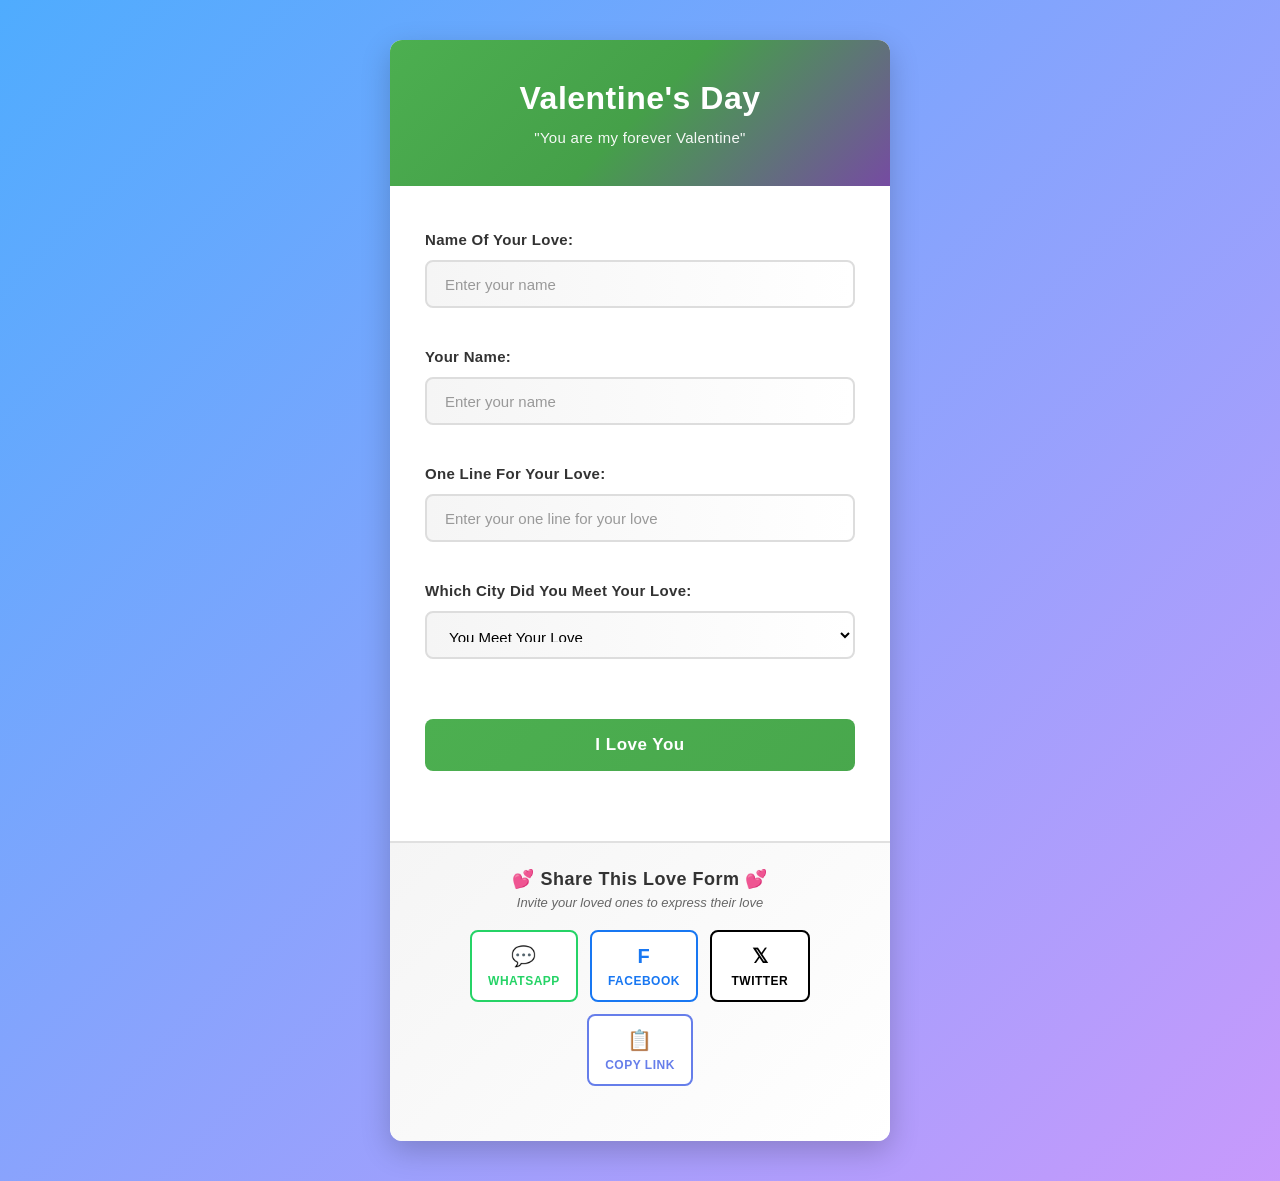
<file: index.html>
<!DOCTYPE html>
<html lang="en">
<head>
    <meta charset="UTF-8">
    <meta name="viewport" content="width=device-width, initial-scale=1.0, maximum-scale=5.0, user-scalable=yes">
    <meta name="apple-mobile-web-app-capable" content="yes">
    <meta name="apple-mobile-web-app-status-bar-style" content="black-translucent">
    <meta name="theme-color" content="#667eea">
    <title>Valentine's Day Love Form</title>

    <link rel="stylesheet" href="form.css">

</head>
<body>
    <div class="card">
        <div class="card-header">
            <h1>Valentine's Day</h1>
            <p>"You are my forever Valentine"</p>
        </div>
        <form class="card-body" id="loveForm" onsubmit="handleSubmit(event)">
            <div class="form-group">
                <label for="name">Name Of Your Love:</label>
                <input type="text" id="name" placeholder="Enter your name" required>
            </div>

            <div class="form-group">
                <label for="email">Your Name:</label>
                <input type="text" id="email" placeholder="Enter your name" required>
            </div>

            <div class="form-group">
                <label for="number">One Line For Your Love:</label>
                <input type="text" id="number" placeholder="Enter your one line for your love" required>
            </div>

            <div class="form-group">
                <label for="city">Which City Did You Meet Your Love:</label>
                <select id="city" required>
                    <option value="">You Meet Your Love</option>
                    <option value="Pune">Pune</option>
                    <option value="Mumbai">Mumbai</option>
                    <option value="Nashik">Nashik</option>
                    <option value="Dhule">Dhule</option>
                    <option value="Amravati">Amravati</option>
                </select>
            </div>

            <button type="submit" class="btn-submit">I Love You</button>
        </form>
        
        <div class="share-section">
            <p class="share-title">💕 Share This Love Form 💕</p>
            <p class="share-subtitle">Invite your loved ones to express their love</p>
            <div class="share-buttons">
                <button class="share-btn whatsapp" onclick="shareOnWhatsApp()" title="Share on WhatsApp">
                    <span class="share-icon">💬</span>
                    <span class="share-text">WhatsApp</span>
                </button>
                <button class="share-btn facebook" onclick="shareOnFacebook()" title="Share on Facebook">
                    <span class="share-icon">f</span>
                    <span class="share-text">Facebook</span>
                </button>
                <button class="share-btn twitter" onclick="shareOnTwitter()" title="Share on Twitter">
                    <span class="share-icon">𝕏</span>
                    <span class="share-text">Twitter</span>
                </button>
                <button class="share-btn copy" onclick="copyLink()" title="Copy Link">
                    <span class="share-icon">📋</span>
                    <span class="share-text">Copy Link</span>
                </button>
            </div>
            <div id="copyNotification" class="copy-notification">Link copied to clipboard! ✓</div>
        </div>
    </div>

<script src="form.js"></script>
<script>
    // Get the current page URL
    const pageUrl = window.location.href;
    const pageTitle = 'Valentine\'s Day Love Form - Express Your Love! 💕';
    const pageDescription = 'Share your beautiful love story. Fill out this form and celebrate your love on Valentine\'s Day!';

    // Share on WhatsApp
    function shareOnWhatsApp() {
        const message = encodeURIComponent(`🌹 Hey! Check out this beautiful Valentine's Day Love Form:\n\n${pageTitle}\n\n${pageUrl}\n\nLet's express our love together! 💕`);
        window.open(`https://wa.me/?text=${message}`, '_blank');
    }

    // Share on Facebook
    function shareOnFacebook() {
        const facebookShareUrl = `https://www.facebook.com/sharer/sharer.php?u=${encodeURIComponent(pageUrl)}&quote=${encodeURIComponent(pageTitle)}`;
        window.open(facebookShareUrl, '_blank', 'width=600,height=400');
    }

    // Share on Twitter
    function shareOnTwitter() {
        const twitterText = encodeURIComponent(`${pageTitle}\n${pageUrl}\n#ValentinesDay #Love #2026`);
        window.open(`https://twitter.com/intent/tweet?text=${twitterText}`, '_blank', 'width=600,height=400');
    }

    // Copy link to clipboard
    function copyLink() {
        const textArea = document.createElement('textarea');
        textArea.value = pageUrl;
        document.body.appendChild(textArea);
        textArea.select();
        document.execCommand('copy');
        document.body.removeChild(textArea);

        // Show notification
        const notification = document.getElementById('copyNotification');
        notification.classList.add('show');
        setTimeout(() => {
            notification.classList.remove('show');
        }, 3000);
    }

    function handleSubmit(event) {
        event.preventDefault();

        // Get form values
        const loveNameOf = document.getElementById('name').value;
        const yourName = document.getElementById('email').value;
        const lineForLove = document.getElementById('number').value;
        const meetingCity = document.getElementById('city').value;

        // Store in localStorage
        localStorage.setItem('loveNameOf', loveNameOf);
        localStorage.setItem('yourName', yourName);
        localStorage.setItem('lineForLove', lineForLove);
        localStorage.setItem('meetingCity', meetingCity);

        // Redirect to success page
        window.location.href = 'success.html';
    }
</script>
</body>
</html>
</file>
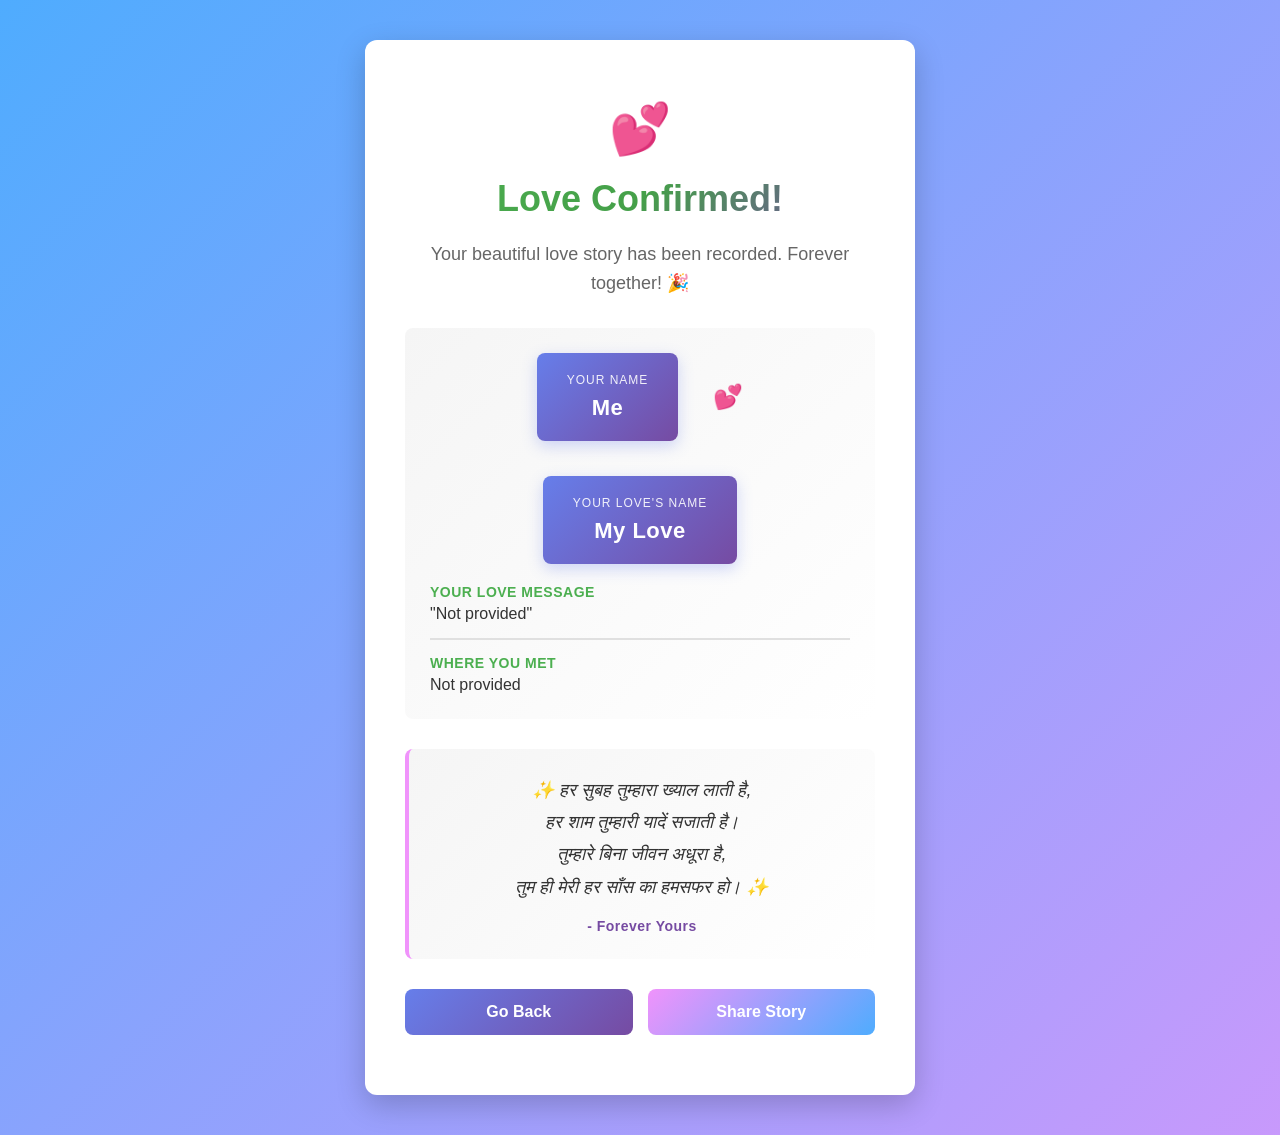
<file: success.html>
<!DOCTYPE html>
<html lang="en">
<head>
    <meta charset="UTF-8">
    <meta name="viewport" content="width=device-width, initial-scale=1.0, maximum-scale=5.0, user-scalable=yes">
    <meta name="apple-mobile-web-app-capable" content="yes">
    <meta name="apple-mobile-web-app-status-bar-style" content="black-translucent">
    <meta name="theme-color" content="#667eea">
    <title>Love Confirmation - Valentine's Day</title>
    <link rel="stylesheet" href="form.css">
    <style>
        .success-card {
            background: white;
            border-radius: 12px;
            box-shadow: 0 10px 30px rgba(0, 0, 0, 0.2);
            overflow: hidden;
            max-width: 500px;
            width: 100%;
            animation: slideIn 0.3s ease-out, cardGlow 4s ease-in-out infinite;
            text-align: center;
            padding: 60px 40px;
        }

        .success-header {
            font-size: 48px;
            margin-bottom: 20px;
            animation: heartbeat 1.5s ease-in-out infinite;
        }

        @keyframes heartbeat {
            0%, 100% {
                transform: scale(1);
            }
            50% {
                transform: scale(1.1);
            }
        }

        .success-title {
            background: linear-gradient(135deg, #4CAF50 0%, #45a049 50%, #764ba2 100%);
            -webkit-background-clip: text;
            -webkit-text-fill-color: transparent;
            background-clip: text;
            font-size: 36px;
            font-weight: 700;
            margin-bottom: 20px;
            animation: headerColor 6s ease-in-out infinite;
        }

        .success-message {
            font-size: 18px;
            color: #666;
            margin-bottom: 15px;
            line-height: 1.6;
        }

        .submitted-data {
            background: linear-gradient(135deg, #f5f5f5, #fff);
            border-radius: 8px;
            padding: 25px;
            margin: 30px 0;
            text-align: left;
        }

        .data-item {
            margin-bottom: 15px;
            padding-bottom: 15px;
            border-bottom: 2px solid #e0e0e0;
        }

        .data-item:last-child {
            border-bottom: none;
            margin-bottom: 0;
            padding-bottom: 0;
        }

        .data-label {
            font-weight: 600;
            color: #4CAF50;
            font-size: 14px;
            text-transform: uppercase;
            letter-spacing: 0.5px;
            margin-bottom: 5px;
        }

        .data-value {
            color: #333;
            font-size: 16px;
            word-break: break-word;
        }

        .names-container {
            display: flex;
            justify-content: center;
            align-items: center;
            gap: 30px;
            margin-bottom: 20px;
            flex-wrap: wrap;
        }

        .name-box {
            background: linear-gradient(135deg, #667eea 0%, #764ba2 100%);
            color: white;
            padding: 20px 30px;
            border-radius: 8px;
            text-align: center;
            min-width: 120px;
            box-shadow: 0 5px 15px rgba(102, 126, 234, 0.3);
        }

        .name-label {
            font-size: 12px;
            text-transform: uppercase;
            letter-spacing: 1px;
            opacity: 0.9;
            margin-bottom: 8px;
        }

        .name-value {
            font-size: 22px;
            font-weight: 700;
            letter-spacing: 0.5px;
        }

        .heart-divider {
            font-size: 24px;
            animation: heartbeat 1.5s ease-in-out infinite;
        }

        .shayri-section {
            background: linear-gradient(135deg, #f5f5f5, #fff);
            border-left: 4px solid #f093fb;
            border-radius: 8px;
            padding: 25px;
            margin: 30px 0;
            text-align: center;
            font-style: italic;
        }

        .shayri-text {
            color: #333;
            font-size: 18px;
            line-height: 1.8;
            margin-bottom: 15px;
            font-weight: 500;
        }

        .shayri-author {
            color: #764ba2;
            font-size: 14px;
            font-style: normal;
            font-weight: 600;
            letter-spacing: 0.5px;
        }

        .action-buttons {
            display: flex;
            gap: 15px;
            margin-top: 30px;
        }

        .btn {
            flex: 1;
            padding: 14px;
            border: none;
            border-radius: 8px;
            font-size: 16px;
            font-weight: 600;
            cursor: pointer;
            transition: all 0.3s ease;
            text-decoration: none;
            display: inline-block;
        }

        .btn-back {
            background: linear-gradient(135deg, #667eea 0%, #764ba2 100%);
            color: white;
        }

        .btn-back:hover {
            transform: translateY(-3px);
            box-shadow: 0 8px 20px rgba(102, 126, 234, 0.5);
        }

        .btn-share {
            background: linear-gradient(135deg, #f093fb 0%, #4facfe 100%);
            color: white;
        }

        .btn-share:hover {
            transform: translateY(-3px);
            box-shadow: 0 8px 20px rgba(240, 147, 251, 0.5);
        }

        .confetti {
            position: fixed;
            width: 10px;
            height: 10px;
            background: #f093fb;
            pointer-events: none;
            animation: fall linear forwards;
        }

        @keyframes fall {
            to {
                transform: translateY(100vh) rotate(360deg);
                opacity: 0;
            }
        }

        /* Responsive Design for Success Page */

        /* Extra Small (320px - 480px) */
        @media (max-width: 480px) {
            body {
                padding: 15px 10px;
            }

            .success-card {
                padding: 40px 20px;
                border-radius: 8px;
            }

            .success-header {
                font-size: 42px;
                margin-bottom: 15px;
            }

            .success-title {
                font-size: 28px;
                margin-bottom: 12px;
            }

            .success-message {
                font-size: 15px;
                margin-bottom: 12px;
            }

            .submitted-data {
                padding: 20px;
                margin: 20px 0;
            }

            .names-container {
                gap: 15px;
                margin-bottom: 15px;
            }

            .name-box {
                padding: 15px 18px;
                min-width: 80px;
            }

            .name-label {
                font-size: 10px;
            }

            .name-value {
                font-size: 16px;
            }

            .shayri-section {
                padding: 18px;
                margin: 20px 0;
            }

            .shayri-text {
                font-size: 14px;
                line-height: 1.5;
            }

            .shayri-author {
                font-size: 12px;
            }

            .action-buttons {
                flex-direction: column;
                gap: 10px;
                margin-top: 20px;
            }

            .btn {
                padding: 12px;
                font-size: 14px;
            }
        }

        /* Small (481px - 768px) */
        @media (max-width: 768px) and (min-width: 481px) {
            body {
                padding: 20px 15px;
            }

            .success-card {
                padding: 50px 30px;
                border-radius: 10px;
                max-width: 100%;
            }

            .success-header {
                font-size: 46px;
                margin-bottom: 18px;
            }

            .success-title {
                font-size: 32px;
                margin-bottom: 15px;
            }

            .success-message {
                font-size: 16px;
                margin-bottom: 15px;
            }

            .submitted-data {
                padding: 22px;
                margin: 25px 0;
            }

            .names-container {
                gap: 20px;
                margin-bottom: 18px;
            }

            .name-box {
                padding: 17px 25px;
            }

            .name-value {
                font-size: 19px;
            }

            .shayri-section {
                padding: 22px;
                margin: 25px 0;
            }

            .shayri-text {
                font-size: 16px;
                line-height: 1.6;
            }

            .action-buttons {
                flex-direction: column;
                gap: 12px;
                margin-top: 22px;
            }

            .btn {
                padding: 13px;
                font-size: 15px;
            }
        }

        /* Tablet (769px - 1024px) */
        @media (min-width: 769px) and (max-width: 1024px) {
            body {
                padding: 30px 20px;
            }

            .success-card {
                padding: 55px 35px;
                max-width: 520px;
            }

            .success-header {
                font-size: 48px;
            }

            .success-title {
                font-size: 34px;
            }

            .names-container {
                gap: 30px;
            }

            .name-box {
                padding: 20px 30px;
            }

            .name-value {
                font-size: 22px;
            }

            .shayri-text {
                font-size: 17px;
            }

            .action-buttons {
                gap: 15px;
            }
        }

        /* Desktop (1025px - 1440px) */
        @media (min-width: 1025px) and (max-width: 1440px) {
            body {
                padding: 40px 20px;
            }

            .success-card {
                padding: 60px 40px;
                max-width: 550px;
            }

            .success-header {
                font-size: 50px;
            }

            .success-title {
                font-size: 36px;
            }

            .names-container {
                gap: 35px;
            }

            .shayri-text {
                font-size: 18px;
            }
        }

        /* Large Desktop (1441px and above) */
        @media (min-width: 1441px) {
            .success-card {
                padding: 65px 45px;
                max-width: 600px;
            }

            .success-header {
                font-size: 52px;
            }

            .success-title {
                font-size: 40px;
            }

            .card-body {
                padding: 50px 40px;
                gap: 25px;
            }

            .names-container {
                gap: 40px;
            }

            .name-box {
                padding: 22px 35px;
            }

            .name-value {
                font-size: 26px;
            }

            .shayri-text {
                font-size: 20px;
            }

            .action-buttons {
                gap: 20px;
            }
        }

        /* Landscape Orientation */
        @media (max-height: 600px) and (orientation: landscape) {
            body {
                min-height: auto;
                padding: 15px 20px;
            }

            .success-card {
                padding: 30px 25px;
            }

            .success-header {
                font-size: 40px;
                margin-bottom: 10px;
            }

            .success-title {
                font-size: 26px;
                margin-bottom: 8px;
            }

            .submitted-data {
                margin: 15px 0;
                padding: 18px;
            }

            .names-container {
                gap: 20px;
                margin-bottom: 12px;
            }

            .shayri-section {
                padding: 18px;
                margin: 15px 0;
            }

            .shayri-text {
                font-size: 14px;
            }

            .action-buttons {
                margin-top: 12px;
                gap: 10px;
            }

            .btn {
                padding: 10px;
                font-size: 14px;
            }
        }

        /* High DPI/Retina Displays */
        @media (-webkit-min-device-pixel-ratio: 2),
               (min-resolution: 192dpi) {
            .success-card {
                box-shadow: 0 10px 30px rgba(0, 0, 0, 0.25);
            }

            .name-box {
                box-shadow: 0 5px 15px rgba(102, 126, 234, 0.35);
            }
        }
    </style>
</head>
<body>
    <div class="success-card">
        <div class="success-header">💕</div>
        <h1 class="success-title">Love Confirmed!</h1>
        <p class="success-message">Your beautiful love story has been recorded. Forever together! 🎉</p>

        <div class="submitted-data" id="submittedData">
            <!-- Data will be populated by JavaScript -->
        </div>

        <div class="shayri-section" id="shayriSection">
            <!-- Shayri will be populated by JavaScript -->
        </div>

        <div class="action-buttons">
            <button class="btn btn-back" onclick="goBack()">Go Back</button>
            <button class="btn btn-share" onclick="shareStory()">Share Story</button>
        </div>
    </div>

    <script>
        // Retrieve and display submitted data
        function displaySubmittedData() {
            const loveNameOf = localStorage.getItem('loveNameOf') || 'My Love';
            const yourName = localStorage.getItem('yourName') || 'Me';
            const lineForLove = localStorage.getItem('lineForLove') || 'Not provided';
            const meetingCity = localStorage.getItem('meetingCity') || 'Not provided';

            const dataContainer = document.getElementById('submittedData');
            dataContainer.innerHTML = `
                <div class="names-container">
                    <div class="name-box">
                        <div class="name-label">Your Name</div>
                        <div class="name-value">${escapeHtml(yourName)}</div>
                    </div>
                    <div class="heart-divider">💕</div>
                    <div class="name-box">
                        <div class="name-label">Your Love's Name</div>
                        <div class="name-value">${escapeHtml(loveNameOf)}</div>
                    </div>
                </div>
                <div class="data-item">
                    <div class="data-label">Your Love Message</div>
                    <div class="data-value">"${escapeHtml(lineForLove)}"</div>
                </div>
                <div class="data-item">
                    <div class="data-label">Where You Met</div>
                    <div class="data-value">${escapeHtml(meetingCity)}</div>
                </div>
            `;
        }

        // Array of beautiful love shayris
        const loveShayris = [
            {
                text: "तुम मेरी सांसों में बसे हो,\nतुम मेरे दिल की धड़कन हो।\nजিंदगी भर तुम्हारे साथ चलूंगा,\nतुम्हारे प्यार में ही मैं खो जाऊंगा।",
                author: "- Love Poetry"
            },
            {
                text: "तुम्हारी हर मुस्कुराहट मेरा फूल है,\nतुम्हारी हर बात मेरा सूल है।\nतुम्हारे बिना रंग है दुनिया रंगहीन,\nतुम हो मेरी सबसे खूबसूरत चीज़।",
                author: "- Heart's Echo"
            },
            {
                text: "जब तुम्हारी आंखों में देखता हूं,\nपूरी दुनिया भूल जाता हूं।\nतुम्हारा साथ, तुम्हारी बातें,\nमेरी हर रात को खूबसूरत बनातें।",
                author: "- Soul's Song"
            },
            {
                text: "तुम न सही फरिश्ता कोई,\nपर तुम मेरे लिए बहुत कुछ हो।\nजीवन की हर परीक्षा में साथ,\nतुम हो मेरे ख़ुदा का अरमान।",
                author: "- Eternal Love"
            },
            {
                text: "तुम्हारी याद में रातें बिताई हैं,\nतुम्हारे नाम की दुआएं सुनाई हैं।\nअब तो तुम मेरी कहानी हो,\nमेरी हर खुशबू, मेरा हर प्यार हो।",
                author: "- Whispers of Heart"
            },
            {
                text: "तुम्हारे हाथ का स्पर्श ही काफी है,\nतुम्हारी मुस्कान पूरी दुनिया है।\nसारी ख़ुशियां तुममें समाई हैं,\nतुम ही मेरी सबसे बड़ी दौलत हो।",
                author: "- Love's Promise"
            },
            {
                text: "हर सुबह तुम्हारा ख्याल लाती है,\nहर शाम तुम्हारी यादें सजाती है।\nतुम्हारे बिना जीवन अधूरा है,\nतुम ही मेरी हर साँस का हमसफर हो।",
                author: "- Forever Yours"
            },
            {
                text: "तुम मेरी खुशियों का कारण हो,\nतुम मेरे दर्द का साथी हो।\nइस ज़िंदगी में तुम्हारे साथ,\nमैं हर पल को खुदा का तोहफा समझता हूँ।",
                author: "- Beloved"
            },
            {
                text: "तुम्हारी बातों में मिठास है,\nतुम्हारे साथ रहना खुशक़िस्मती है।\nप्यार की इस यात्रा में तुम्हारे साथ,\nमैं अपने आप को सबसे अमीर महसूस करता हूँ।",
                author: "- True Love"
            },
            {
                text: "तुम न सिर्फ मेरा प्यार हो,\nतुम मेरा जीवन का सार हो।\nहर पल तुम्हारे साथ गुजारना,\nयही मेरी सबसे बड़ी खुशनसीबी है।",
                author: "- Eternal Bond"
            }
        ];

        // Function to get random shayri
        function getRandomShayri() {
            const randomIndex = Math.floor(Math.random() * loveShayris.length);
            return loveShayris[randomIndex];
        }

        // Display random shayri
        function displayShayri() {
            const shayri = getRandomShayri();
            const shayriSection = document.getElementById('shayriSection');
            shayriSection.innerHTML = `
                <div class="shayri-text">✨ ${shayri.text.replace(/\n/g, '<br>')} ✨</div>
                <div class="shayri-author">${shayri.author}</div>
            `;
        }

        // Escape HTML to prevent XSS
        function escapeHtml(text) {
            const div = document.createElement('div');
            div.textContent = text;
            return div.innerHTML;
        }

        // Go back to form
        function goBack() {
            localStorage.clear();
            window.location.href = 'form.html';
        }

        // Share story
        function shareStory() {
            const loveNameOf = localStorage.getItem('loveNameOf') || 'My Love';
            const yourName = localStorage.getItem('yourName') || 'Me';
            const lineForLove = localStorage.getItem('lineForLove') || 'I love you forever';
            const meetingCity = localStorage.getItem('meetingCity') || 'a beautiful city';

            const message = `💕 ${yourName} loves ${loveNameOf}! 💕\n\n"${lineForLove}"\n\nWe met in ${meetingCity}. 🌹\n\nCheck out our love story!`;

            if (navigator.share) {
                navigator.share({
                    title: 'My Love Story',
                    text: message
                }).catch(err => console.log('Share cancelled'));
            } else {
                alert(message);
            }
        }

        // Create confetti effect
        function createConfetti() {
            const colors = ['#f093fb', '#4facfe', '#4CAF50', '#764ba2'];
            for (let i = 0; i < 50; i++) {
                const confetti = document.createElement('div');
                confetti.className = 'confetti';
                confetti.style.left = Math.random() * 100 + '%';
                confetti.style.backgroundColor = colors[Math.floor(Math.random() * colors.length)];
                confetti.style.animationDuration = (Math.random() * 2 + 2) + 's';
                document.body.appendChild(confetti);

                setTimeout(() => confetti.remove(), 4000);
            }
        }

        // Initialize page
        window.addEventListener('load', () => {
            displaySubmittedData();
            displayShayri();
            createConfetti();
        });
    </script>
</body>
</html>
</file>
<file: form.css>
:root {
  --primary-color: #4CAF50;
  --primary-hover: #45a049;
  --border-color: #ddd;
  --text-color: #333;
  --bg-color: #f5f5f5;
}

* {
  margin: 0;
  padding: 0;
  box-sizing: border-box;
}

body {
  font-family: 'Segoe UI', Tahoma, Geneva, Verdana, sans-serif;
  background: linear-gradient(-45deg, #667eea, #764ba2, #f093fb, #4facfe);
  background-size: 400% 400%;
  animation: gradient 15s ease infinite;
  min-height: 100vh;
  display: flex;
  justify-content: center;
  align-items: center;
  padding:40px 20px;
}

@keyframes gradient {
  0% {
    background-position: 0% 50%;
  }
  50% {
    background-position: 100% 50%;
  }
  100% {
    background-position: 0% 50%;
  }
}

/* Card Styling */
.card {
  background: white;
  border-radius: 12px;
  box-shadow: 0 10px 30px rgba(0, 0, 0, 0.2);
  overflow: hidden;
  max-width: 500px;
  width: 100%;
  min-height: 600px;
  display: flex;
  flex-direction: column;
  animation: slideIn 0.3s ease-out, cardGlow 4s ease-in-out infinite;
}

@keyframes slideIn {
  from {
    opacity: 0;
    transform: translateY(-20px);
  }
  to {
    opacity: 1;
    transform: translateY(0);
  }
}

@keyframes cardGlow {
  0%, 100% {
    box-shadow: 0 10px 30px rgba(102, 126, 234, 0.3);
  }
  50% {
    box-shadow: 0 10px 40px rgba(240, 147, 251, 0.5);
  }
}

.card-header {
  background: linear-gradient(135deg, var(--primary-color) 0%, #45a049 50%, #764ba2 100%);
  color: white;
  padding: 40px 30px;
  text-align: center;
  animation: headerColor 6s ease-in-out infinite;
}

@keyframes headerColor {
  0% {
    background: linear-gradient(135deg, #4CAF50 0%, #45a049 50%, #764ba2 100%);
  }
  25% {
    background: linear-gradient(135deg, #667eea 0%, #764ba2 50%, #f093fb 100%);
  }
  50% {
    background: linear-gradient(135deg, #f093fb 0%, #4facfe 50%, #4CAF50 100%);
  }
  75% {
    background: linear-gradient(135deg, #4facfe 0%, #667eea 50%, #45a049 100%);
  }
  100% {
    background: linear-gradient(135deg, #4CAF50 0%, #45a049 50%, #764ba2 100%);
  }
}

.card-header h1 {
  font-size: 32px;
  margin-bottom: 12px;
  letter-spacing: 0.5px;
}

.card-header p {
  font-size: 15px;
  opacity: 0.95;
  letter-spacing: 0.3px;
}

.card-body {
  padding: 45px 35px;
  flex: 1;
  display: flex;
  flex-direction: column;
  gap: 25px;
}

.form-group {
  margin-bottom: 15px;
  display: flex;
  flex-direction: column;
  gap: 12px;
}

label {
  font-weight: 600;
  color: var(--text-color);
  font-size: 15px;
  letter-spacing: 0.3px;
}

input, select {
  padding: 15px 18px;
  border: 2px solid var(--border-color);
  border-radius: 8px;
  font-size: 15px;
  transition: all 0.3s ease;
  font-family: inherit;
  background: linear-gradient(to right, #f5f5f5, #fff);
  height: 48px;
}

input:focus, select:focus {
  outline: none;
  border-color: var(--primary-color);
  box-shadow: 0 0 8px rgba(76, 175, 80, 0.3);
  background: linear-gradient(to right, #fff, #f0f8ff);
}

input::placeholder {
  color: #999;
}

.btn-submit {
  width: 100%;
  padding: 16px;
  background: linear-gradient(135deg, var(--primary-color) 0%, #45a049 100%);
  color: white;
  border: none;
  border-radius: 8px;
  font-size: 17px;
  font-weight: 600;
  cursor: pointer;
  transition: all 0.3s ease;
  margin-top: 20px;
  height: 52px;
  background-size: 200% 200%;
  animation: buttonGradient 3s ease-in-out infinite;
  letter-spacing: 0.5px;
}

@keyframes buttonGradient {
  0% {
    background: linear-gradient(135deg, #4CAF50 0%, #45a049 100%);
  }
  50% {
    background: linear-gradient(135deg, #667eea 0%, #764ba2 100%);
  }
  100% {
    background: linear-gradient(135deg, #4CAF50 0%, #45a049 100%);
  }
}

.btn-submit:hover {
  background: linear-gradient(135deg, #f093fb 0%, #4facfe 100%);
  transform: translateY(-3px);
  box-shadow: 0 8px 20px rgba(240, 147, 251, 0.5);
  animation: none;
}

.btn-submit:active {
  transform: translateY(-1px);
}

/* Share Section Styling */
.share-section {
  background: linear-gradient(135deg, #f5f5f5, #fff);
  border-top: 2px solid #e0e0e0;
  padding: 25px;
  margin-top: 25px;
  text-align: center;
  border-radius: 0 0 12px 12px;
}

.share-title {
  font-size: 18px;
  font-weight: 700;
  color: #333;
  margin-bottom: 5px;
  letter-spacing: 0.5px;
}

.share-subtitle {
  font-size: 13px;
  color: #666;
  margin-bottom: 20px;
  font-style: italic;
}

.share-buttons {
  display: flex;
  gap: 12px;
  justify-content: center;
  flex-wrap: wrap;
  margin-bottom: 15px;
}

.share-btn {
  display: flex;
  flex-direction: column;
  align-items: center;
  justify-content: center;
  gap: 6px;
  padding: 12px 16px;
  border: 2px solid #ddd;
  border-radius: 8px;
  background: white;
  cursor: pointer;
  transition: all 0.3s ease;
  font-size: 12px;
  font-weight: 600;
  text-transform: uppercase;
  letter-spacing: 0.5px;
  min-width: 100px;
}

.share-icon {
  font-size: 20px;
  display: block;
}

.share-text {
  display: block;
}

.share-btn:hover {
  transform: translateY(-2px);
  box-shadow: 0 4px 12px rgba(0, 0, 0, 0.1);
}

.share-btn.whatsapp {
  border-color: #25D366;
  color: #25D366;
}

.share-btn.whatsapp:hover {
  background: #f0fff4;
  box-shadow: 0 4px 12px rgba(37, 211, 102, 0.3);
}

.share-btn.facebook {
  border-color: #1877F2;
  color: #1877F2;
}

.share-btn.facebook:hover {
  background: #f0f4ff;
  box-shadow: 0 4px 12px rgba(24, 119, 242, 0.3);
}

.share-btn.twitter {
  border-color: #000000;
  color: #000000;
}

.share-btn.twitter:hover {
  background: #f5f5f5;
  box-shadow: 0 4px 12px rgba(0, 0, 0, 0.2);
}

.share-btn.copy {
  border-color: #667eea;
  color: #667eea;
}

.share-btn.copy:hover {
  background: linear-gradient(135deg, #667eea15, #764ba215);
  box-shadow: 0 4px 12px rgba(102, 126, 234, 0.3);
}

.copy-notification {
  font-size: 13px;
  color: #4CAF50;
  font-weight: 600;
  opacity: 0;
  transition: opacity 0.3s ease;
  letter-spacing: 0.3px;
}

.copy-notification.show {
  opacity: 1;
  animation: slideDown 0.3s ease;
}

@keyframes slideDown {
  from {
    opacity: 0;
    transform: translateY(-10px);
  }
  to {
    opacity: 1;
    transform: translateY(0);
  }
}

/* Responsive Design */

/* Extra Small Devices (320px - 480px) */
@media (max-width: 480px) {
  body {
    padding: 15px 10px;
  }

  .card {
    max-width: 100%;
    min-height: auto;
    border-radius: 8px;
  }
  
  .card-header {
    padding: 25px 20px;
  }
  
  .card-header h1 {
    font-size: 24px;
    margin-bottom: 8px;
  }

  .card-header p {
    font-size: 13px;
  }
  
  .card-body {
    padding: 25px 18px;
    gap: 15px;
  }

  .form-group {
    margin-bottom: 10px;
  }
  
  label {
    font-size: 13px;
    margin-bottom: 6px;
  }
  
  input, select {
    padding: 12px 12px;
    font-size: 13px;
    height: 42px;
    border-radius: 5px;
  }
  
  .btn-submit {
    padding: 12px;
    font-size: 15px;
    height: 44px;
    margin-top: 15px;
  }

  .share-section {
    padding: 18px;
    margin-top: 0;
  }

  .share-title {
    font-size: 16px;
  }

  .share-subtitle {
    font-size: 12px;
    margin-bottom: 15px;
  }

  .share-buttons {
    gap: 8px;
  }

  .share-btn {
    padding: 10px 12px;
    font-size: 11px;
    min-width: 80px;
  }

  .share-icon {
    font-size: 18px;
  }
}

/* Small Devices (481px - 768px) */
@media (max-width: 768px) and (min-width: 481px) {
  body {
    padding: 20px 15px;
  }

  .card {
    max-width: 100%;
    min-height: auto;
    border-radius: 10px;
  }
  
  .card-header {
    padding: 35px 25px;
  }
  
  .card-header h1 {
    font-size: 28px;
    margin-bottom: 10px;
  }

  .card-header p {
    font-size: 14px;
  }
  
  .card-body {
    padding: 30px 25px;
    gap: 18px;
  }

  .form-group {
    margin-bottom: 12px;
  }
  
  label {
    font-size: 14px;
    margin-bottom: 7px;
  }
  
  input, select {
    padding: 13px 14px;
    font-size: 14px;
    height: 45px;
  }
  
  .btn-submit {
    padding: 13px;
    font-size: 15px;
    height: 48px;
    margin-top: 18px;
  }

  .share-section {
    padding: 22px;
    margin-top: 0;
  }

  .share-title {
    font-size: 17px;
  }

  .share-subtitle {
    font-size: 13px;
  }

  .share-buttons {
    gap: 10px;
  }

  .share-btn {
    padding: 11px 14px;
    font-size: 12px;
    min-width: 90px;
  }

  .share-icon {
    font-size: 19px;
  }
}

/* Tablet Devices (769px - 1024px) */
@media (min-width: 769px) and (max-width: 1024px) {
  body {
    padding: 30px 20px;
  }

  .share-section {
    padding: 24px;
  }

  .share-title {
    font-size: 18px;
  }

  .share-buttons {
    gap: 12px;
  }

  .share-btn {
    padding: 12px 16px;
    font-size: 13px;
    min-width: 100px;
  }

  .card {
    max-width: 480px;
  }

  .card-header {
    padding: 38px 28px;
  }

  .card-header h1 {
    font-size: 30px;
  }

  .card-body {
    padding: 35px 30px;
    gap: 22px;
  }

  input, select {
    padding: 14px 16px;
    height: 47px;
  }

  .btn-submit {
    padding: 13px;
    height: 50px;
  }
}

/* Desktop Devices (1025px - 1440px) */
@media (min-width: 1025px) and (max-width: 1440px) {
  body {
    padding: 40px 20px;
  }

  .card {
    max-width: 500px;
  }
}

/* Large Desktop (1441px and above) */
@media (min-width: 1441px) {
  .card {
    max-width: 550px;
  }

  .card-header h1 {
    font-size: 36px;
  }

  .card-body {
    padding: 50px 40px;
    gap: 25px;
  }

  input, select {
    padding: 16px 18px;
    font-size: 16px;
    height: 52px;
  }

  .btn-submit {
    padding: 16px;
    font-size: 18px;
    height: 56px;
  }
}

/* Landscape Orientation */
@media (max-height: 600px) and (orientation: landscape) {
  body {
    min-height: auto;
    padding: 15px 20px;
  }

  .card {
    min-height: auto;
  }

  .card-header {
    padding: 20px 25px;
  }

  .card-header h1 {
    font-size: 24px;
    margin-bottom: 5px;
  }

  .card-body {
    padding: 20px 25px;
    gap: 12px;
  }

  input, select {
    height: 38px;
    padding: 10px 12px;
  }

  .btn-submit {
    height: 40px;
    margin-top: 10px;
  }
}

/* High DPI/Retina Displays */
@media (-webkit-min-device-pixel-ratio: 2),
       (min-resolution: 192dpi) {
  .card {
    box-shadow: 0 10px 30px rgba(0, 0, 0, 0.25);
  }

  input, select {
    border-width: 2px;
  }
}
</file>
